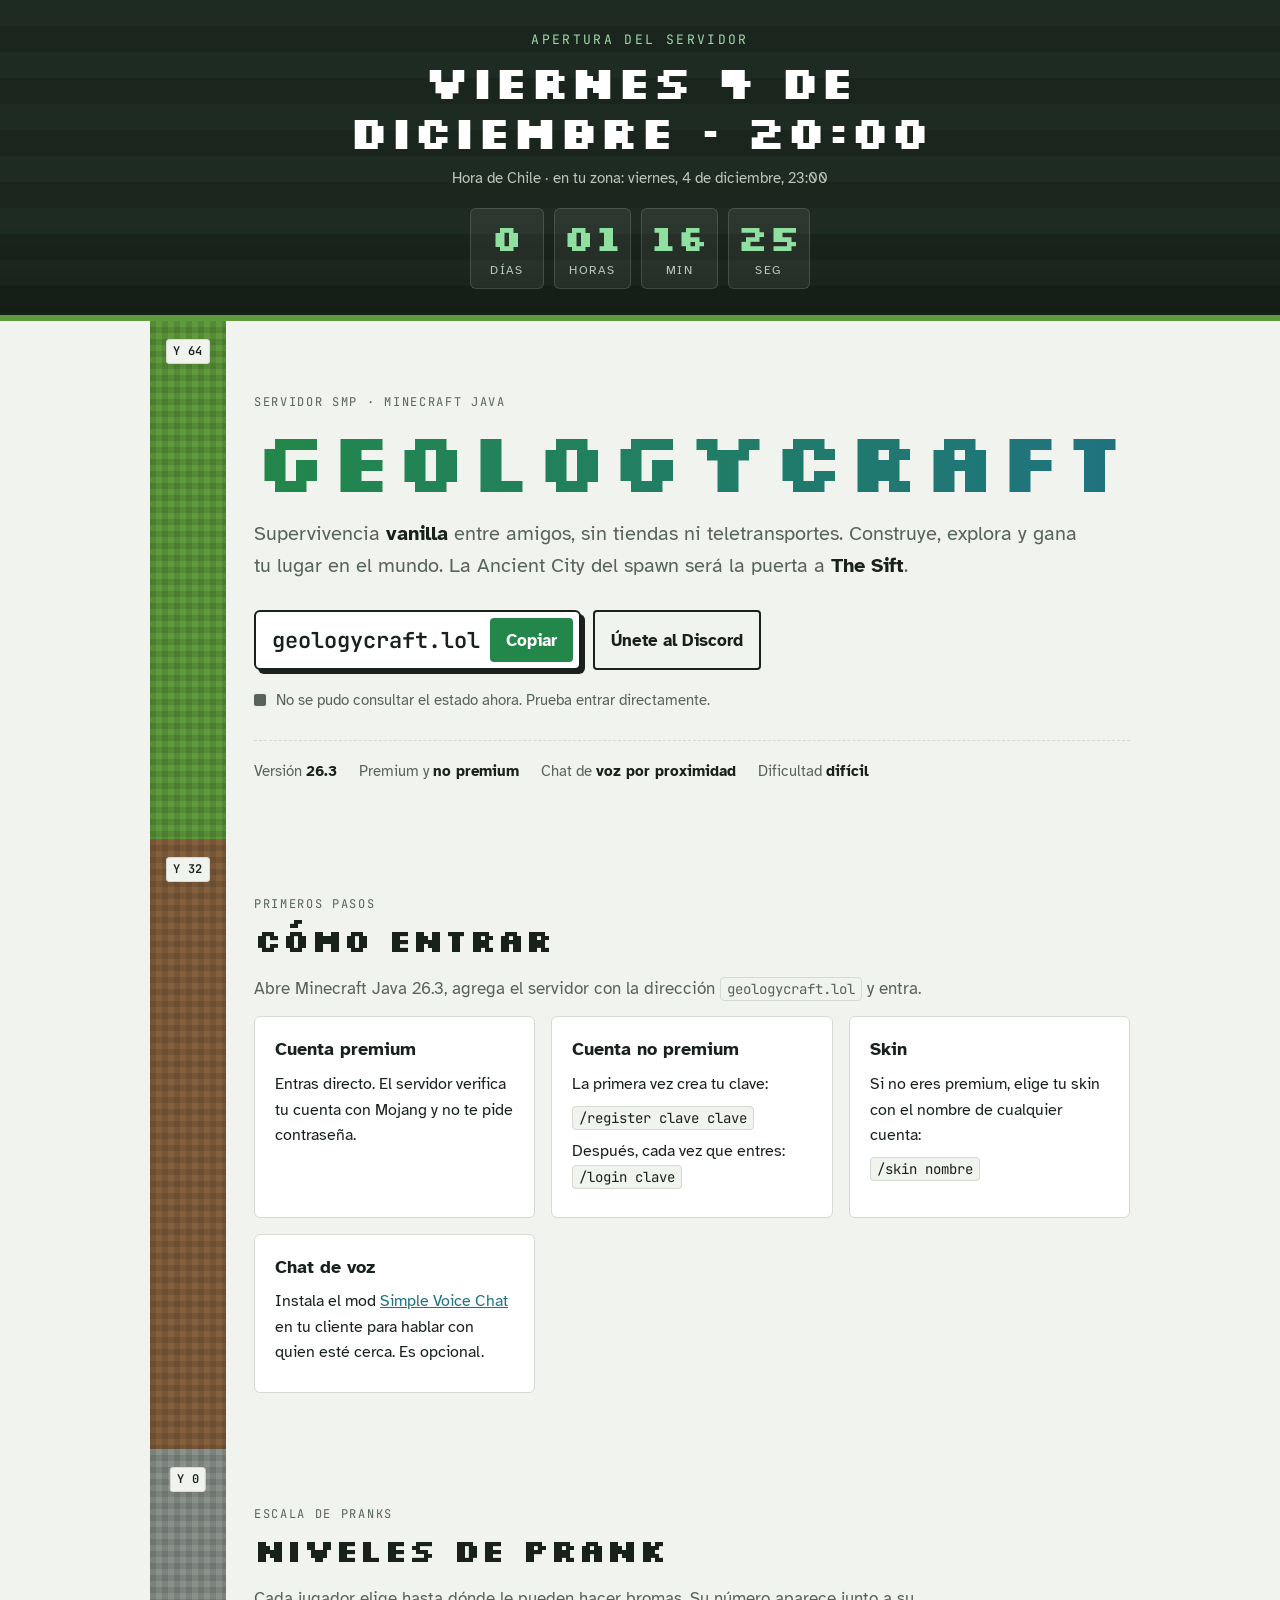
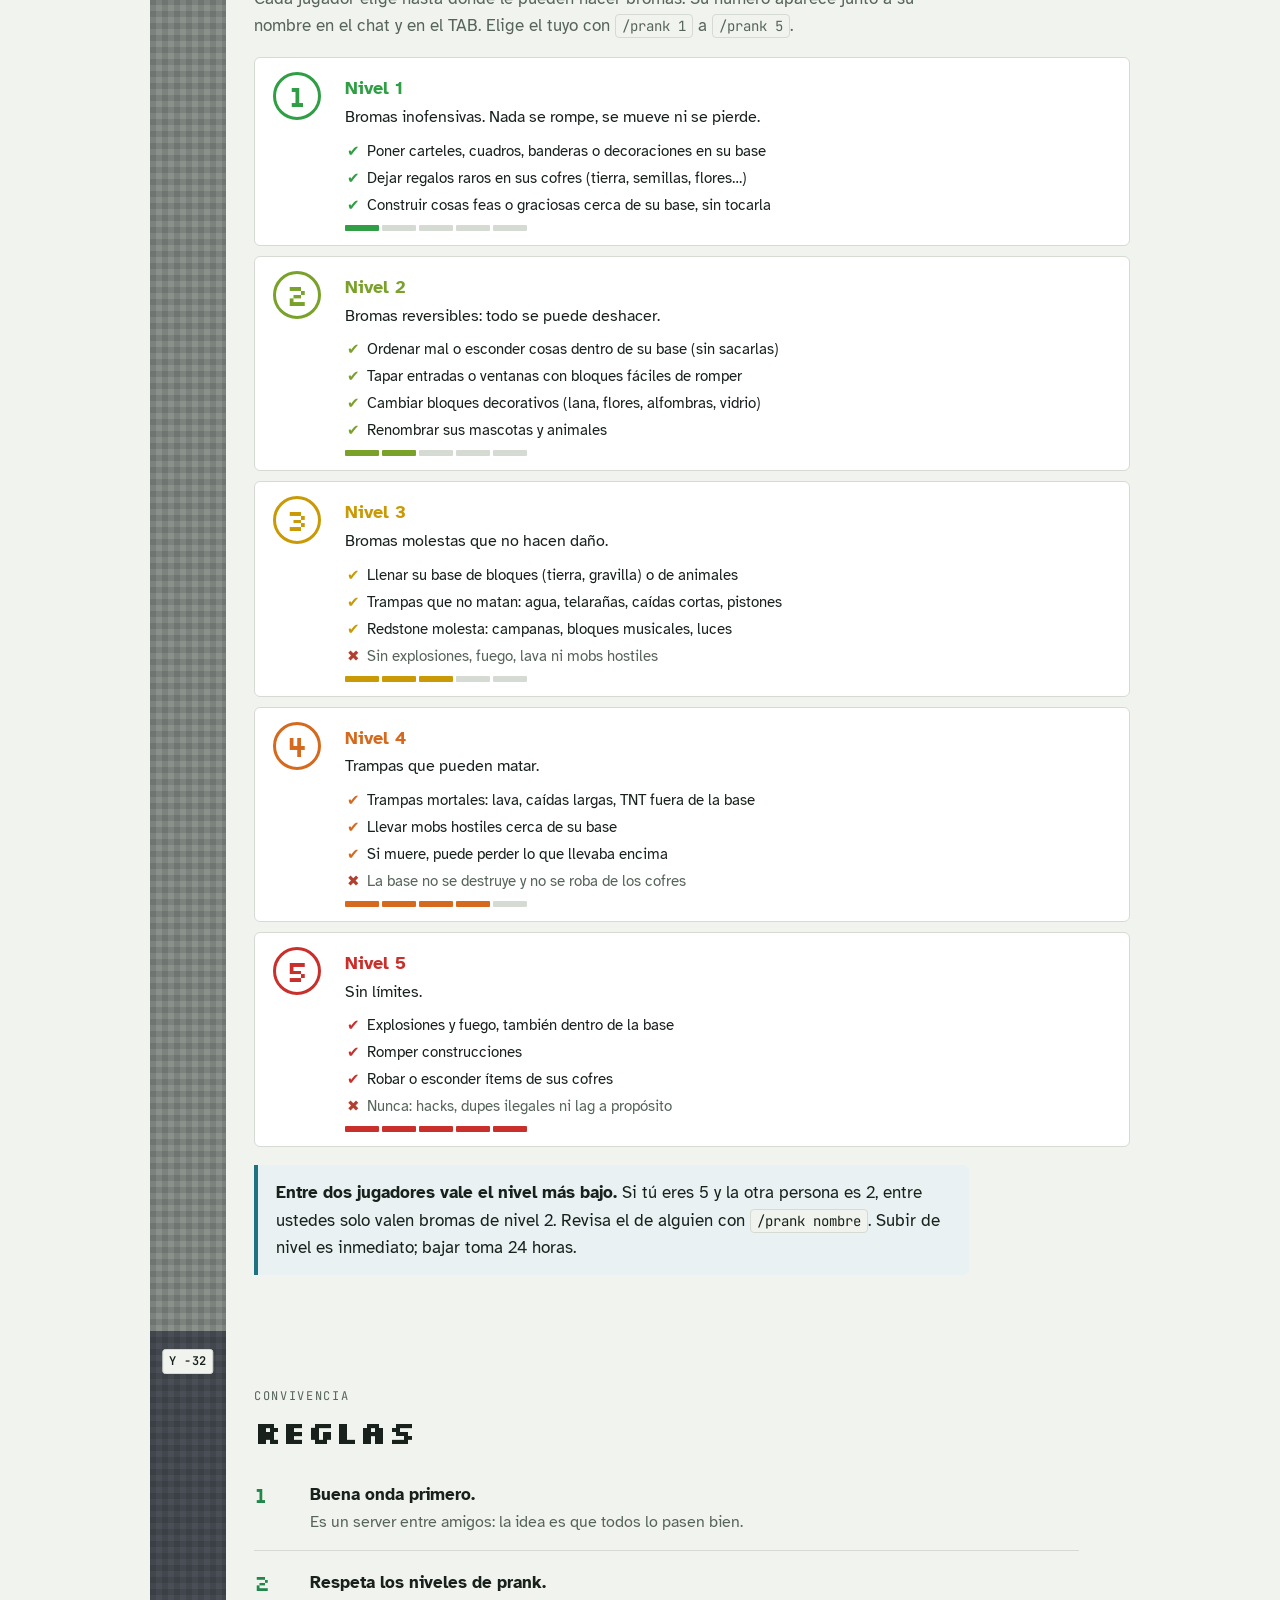
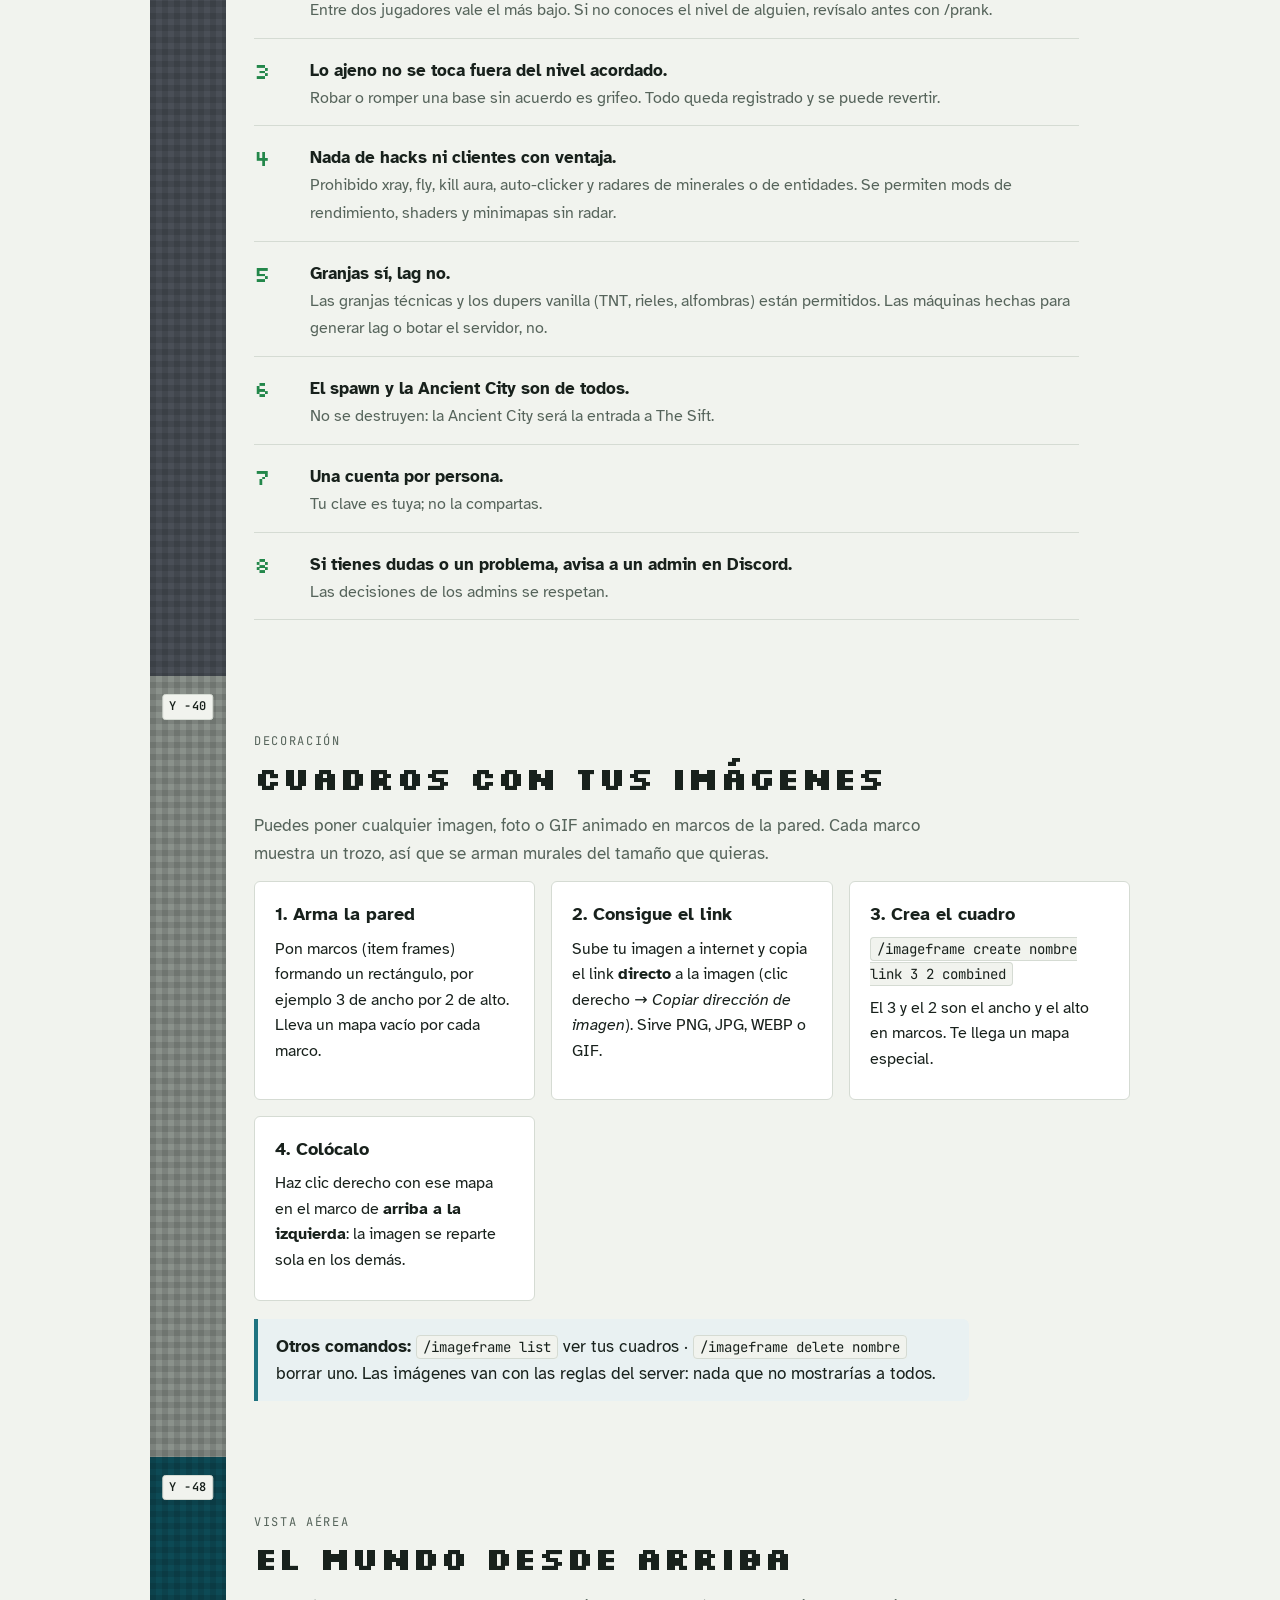
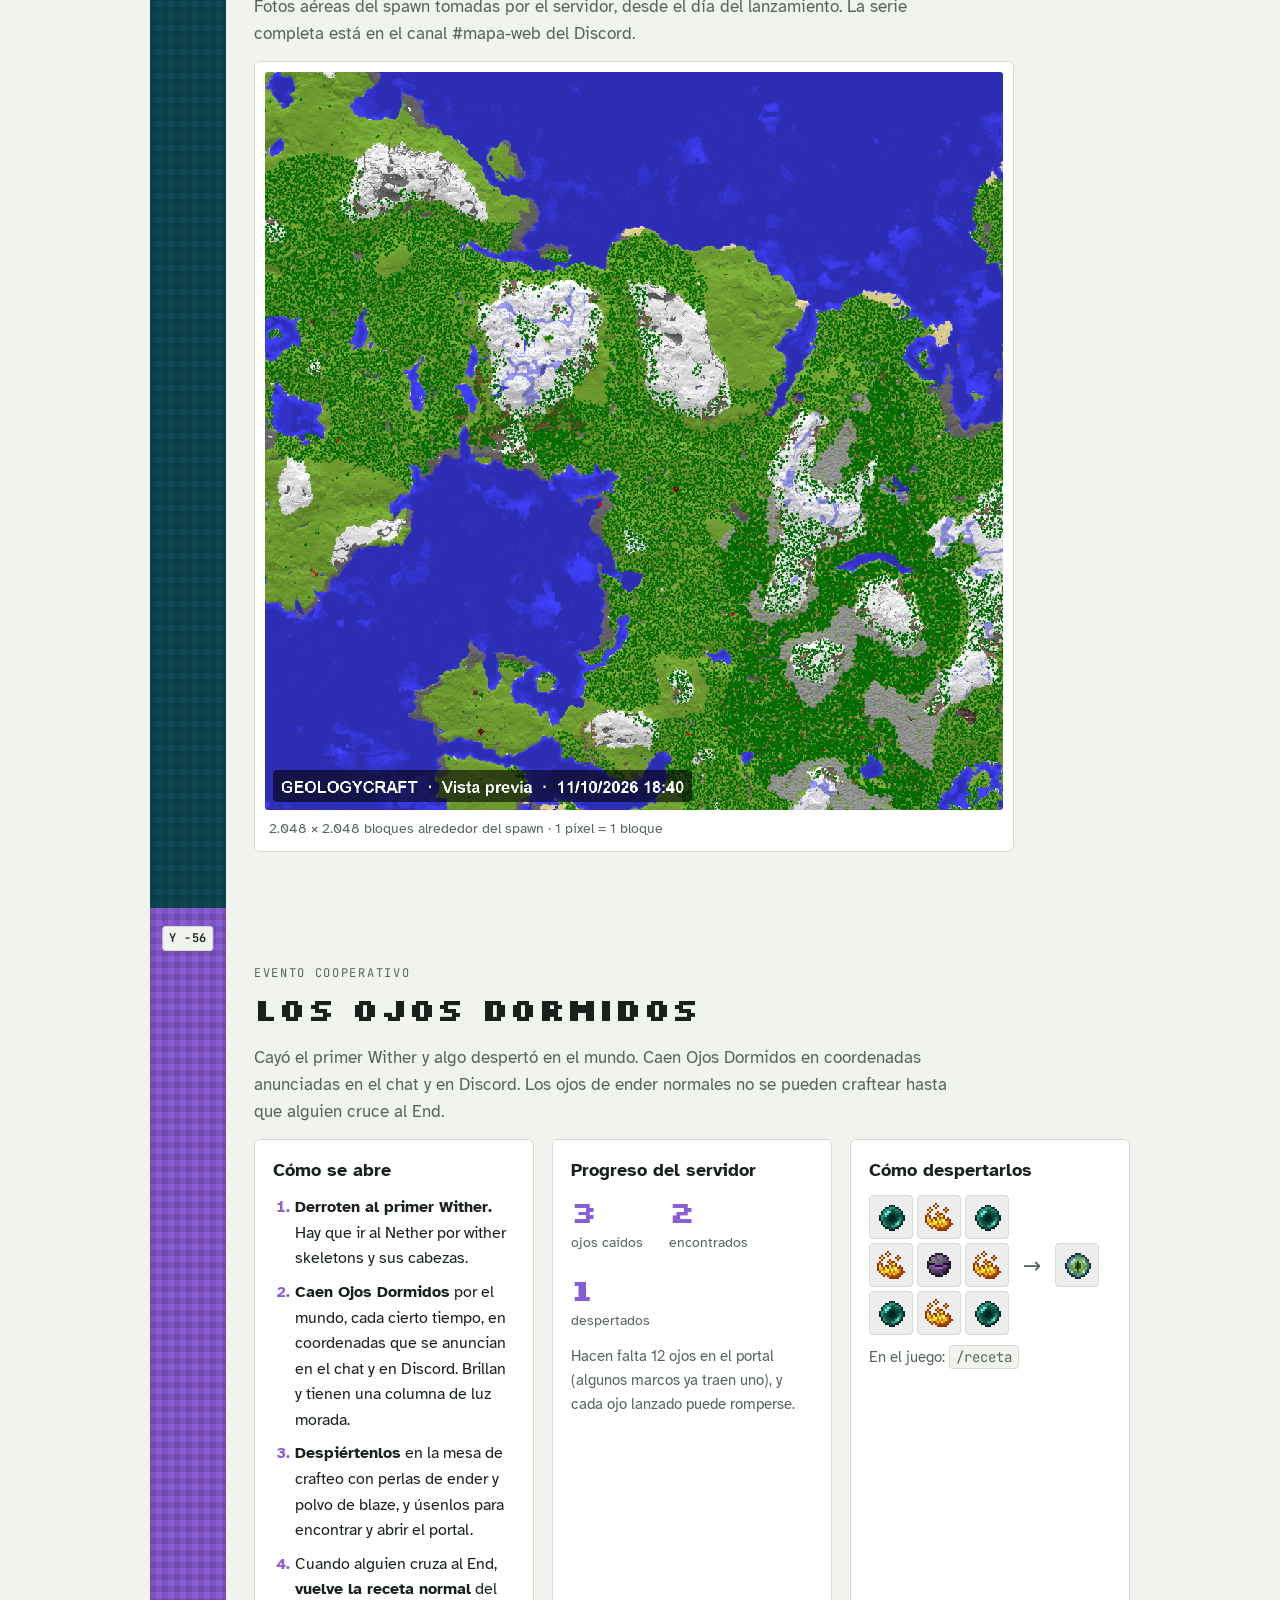
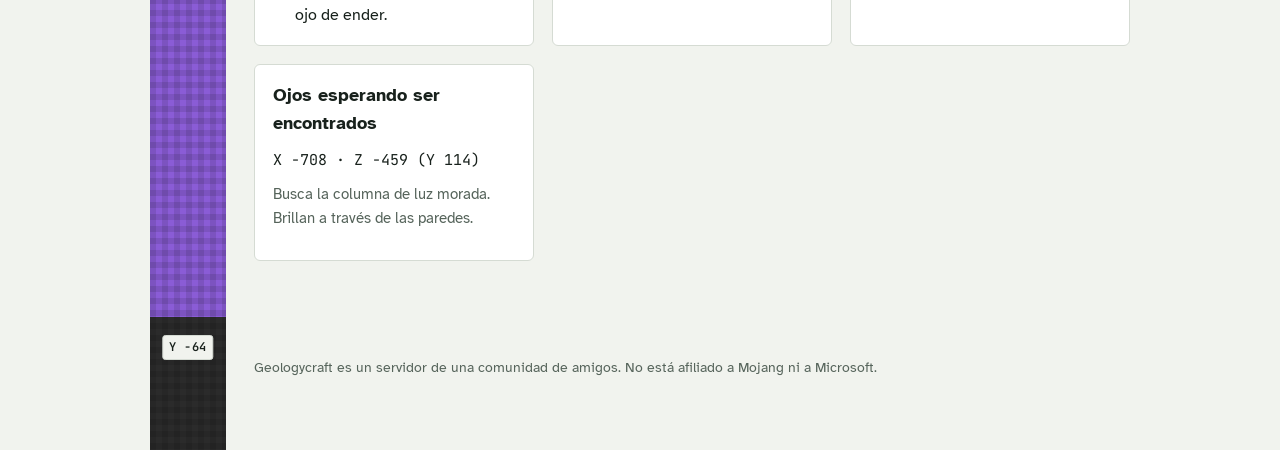
<file: index.html>
<!doctype html>
<html lang="es">
<head>
<meta charset="utf-8">
<meta name="viewport" content="width=device-width, initial-scale=1, viewport-fit=cover">
<meta name="description" content="Geologycraft: servidor SMP vanilla de Minecraft Java 26.3. Entra en geologycraft.lol">
<meta property="og:title" content="Geologycraft">
<meta property="og:description" content="Servidor SMP vanilla entre amigos. Entra en geologycraft.lol">
<style>[hidden]{display:none!important} img{max-width:100%} body{margin:0}</style>
<title>Geologycraft</title>
<link rel="preconnect" href="https://fonts.googleapis.com">
<link rel="preconnect" href="https://fonts.gstatic.com" crossorigin>
<link rel="stylesheet" href="https://fonts.googleapis.com/css2?family=Atkinson+Hyperlegible:wght@400;700&family=JetBrains+Mono:wght@400;600&family=Silkscreen:wght@400;700&display=swap">
<style>
/* Layout: la pagina es una columna estratigrafica. Cada seccion es un estrato con su
   cota Y de Minecraft en un riel lateral: de la superficie (Y 64) al bedrock (Y -64). */
:root {
  --bg: #f1f3ee;
  --surface: #ffffff;
  --fg: #18211c;
  --muted: #56645b;
  --line: #d5dbd3;
  --accent: #23874a;
  --accent-2: #1f7380;
  --on-accent: #ffffff;
  --grass: #5f9a3c;
  --dirt: #85603d;
  --stone: #8a918b;
  --deepslate: #4a4f57;
  --sculk: #0d4a55;
  --end: #8a5cd6;
  --bedrock: #2b2b2b;
  --ok: #23874a;
  --off: #b3402f;
  --p1: #2f9e44; --p2: #7aa22a; --p3: #c99a06; --p4: #d56a1f; --p5: #c9302c;
  --font-display: "Silkscreen", "Courier New", monospace;
  --font-body: "Atkinson Hyperlegible", "Segoe UI", system-ui, sans-serif;
  --font-mono: "JetBrains Mono", ui-monospace, Consolas, monospace;
}
@media (prefers-color-scheme: dark) {
  :root:not([data-theme="light"]) {
    --bg: #111614; --surface: #19201c; --fg: #e6ede8; --muted: #9caaa1; --line: #2b352f;
    --accent: #45c76a; --accent-2: #3ab0c0; --on-accent: #0c1410;
    --stone: #6f7771; --deepslate: #3c4148; --bedrock: #1d1d1d;
    --ok: #45c76a; --off: #ff7a66;
    --p1: #4cc764; --p2: #a8cf45; --p3: #f2c53d; --p4: #ff8f45; --p5: #ff5a52;
    color-scheme: dark;
  }
}
:root[data-theme="dark"] {
  --bg: #111614; --surface: #19201c; --fg: #e6ede8; --muted: #9caaa1; --line: #2b352f;
  --accent: #45c76a; --accent-2: #3ab0c0; --on-accent: #0c1410;
  --stone: #6f7771; --deepslate: #3c4148; --bedrock: #1d1d1d;
  --ok: #45c76a; --off: #ff7a66;
  --p1: #4cc764; --p2: #a8cf45; --p3: #f2c53d; --p4: #ff8f45; --p5: #ff5a52;
  color-scheme: dark;
}

* { box-sizing: border-box; }
body {
  background: var(--bg); color: var(--fg);
  font-family: var(--font-body); font-size: 17px; line-height: 1.6;
  padding-inline: 16px; padding-block: 0;
}
a { color: var(--accent-2); }
a:focus-visible, button:focus-visible { outline: 3px solid var(--accent-2); outline-offset: 3px; border-radius: 4px; }
.wrap { max-width: 980px; margin-inline: auto; }

/* ---------- estratos ---------- */
.stratum { display: grid; grid-template-columns: 76px minmax(0, 1fr); gap: 28px; }
.rail { position: relative; display: flex; flex-direction: column; align-items: center; }
.rail .band {
  width: 100%; flex: 1; min-height: 100%;
  background-image:
    linear-gradient(90deg, rgba(0,0,0,.10) 50%, transparent 50%),
    linear-gradient(rgba(0,0,0,.10) 50%, transparent 50%);
  background-size: 12px 12px, 12px 12px;
  background-position: 0 0, 6px 6px;
  background-color: var(--band);
}
.rail .y {
  position: absolute; top: 18px; left: 50%; transform: translateX(-50%);
  font-family: var(--font-mono); font-size: 12px; font-weight: 600; letter-spacing: .04em;
  background: var(--bg); color: var(--fg); padding: 2px 6px; border-radius: 3px;
  border: 1px solid var(--line); white-space: nowrap; font-variant-numeric: tabular-nums;
}
.content { padding-block: 56px; min-width: 0; }
.eyebrow {
  font-family: var(--font-mono); font-size: 12px; letter-spacing: .14em; text-transform: uppercase;
  color: var(--muted); margin: 0 0 8px;
}
h2 { font-family: var(--font-display); font-weight: 700; font-size: clamp(24px, 4vw, 32px); line-height: 1.15; margin: 0 0 16px; text-wrap: balance; letter-spacing: .01em; }
p { margin: 0 0 14px; max-width: 65ch; }
.lead { color: var(--muted); }

/* ---------- hero ---------- */
.hero .content { padding-block: 72px 56px; }
.wordmark {
  font-family: var(--font-display); font-weight: 700;
  font-size: clamp(38px, 9vw, 84px); line-height: .95; margin: 0 0 18px; letter-spacing: .02em;
  background: linear-gradient(90deg, var(--accent), var(--accent-2));
  -webkit-background-clip: text; background-clip: text; color: transparent;
  text-wrap: balance;
}
.tagline { font-size: clamp(17px, 2.2vw, 20px); margin-bottom: 28px; }
.tagline strong { color: var(--fg); }
.join { display: flex; flex-wrap: wrap; gap: 12px; align-items: stretch; margin-bottom: 18px; }
.addr {
  display: flex; align-items: center; gap: 10px; min-width: 0;
  background: var(--surface); border: 2px solid var(--fg); border-radius: 6px; padding: 6px 6px 6px 16px;
  box-shadow: 4px 4px 0 var(--fg);
}
.addr code { font-family: var(--font-mono); font-size: clamp(17px, 3vw, 22px); font-weight: 600; overflow-wrap: anywhere; }
button, .btn {
  font: inherit; font-weight: 700; cursor: pointer; border-radius: 4px; text-decoration: none;
  display: inline-flex; align-items: center; justify-content: center; gap: 8px; min-height: 44px; padding: 8px 16px;
}
.copy { background: var(--accent); color: var(--on-accent); border: 0; }
.copy:hover { filter: brightness(1.08); }
.discord { background: transparent; color: var(--fg); border: 2px solid var(--fg); }
.discord:hover { background: var(--fg); color: var(--bg); }
.status { display: flex; align-items: center; gap: 10px; flex-wrap: wrap; color: var(--muted); font-size: 15px; }
.dot { width: 12px; height: 12px; border-radius: 2px; background: var(--muted); flex: none; }
.status[data-state="on"] .dot { background: var(--ok); box-shadow: 0 0 0 4px color-mix(in srgb, var(--ok) 25%, transparent); }
.status[data-state="off"] .dot { background: var(--off); }
.status b { color: var(--fg); }
.players { font-family: var(--font-mono); font-size: 13px; }
.facts { display: flex; flex-wrap: wrap; gap: 8px 22px; margin-top: 28px; padding-top: 18px; border-top: 1px dashed var(--line); font-size: 15px; color: var(--muted); }
.facts span b { color: var(--fg); font-weight: 700; }

/* ---------- pasos ---------- */
.steps { display: grid; grid-template-columns: repeat(auto-fit, minmax(240px, 1fr)); gap: 16px; margin-top: 8px; }
.step { background: var(--surface); border: 1px solid var(--line); border-radius: 6px; padding: 18px 20px; min-width: 0; }
.step h3 { font-size: 18px; margin: 0 0 8px; }
.step p { font-size: 16px; margin-bottom: 8px; }
.cmd { font-family: var(--font-mono); font-size: 14px; background: var(--bg); border: 1px solid var(--line); border-radius: 4px; padding: 2px 6px; white-space: nowrap; }

.step .cmd { white-space: normal; overflow-wrap: anywhere; display: inline; }

/* ---------- escala de pranks ---------- */
.scale { list-style: none; margin: 18px 0 0; padding: 0; display: grid; gap: 10px; }
.lvl {
  display: grid; grid-template-columns: 56px minmax(0, 1fr); gap: 16px; align-items: start;
  background: var(--surface); border: 1px solid var(--line); border-radius: 6px; padding: 14px 18px;
}
.lvl .n {
  font-family: var(--font-display); font-size: 30px; line-height: 1; color: var(--c);
  width: 48px; height: 48px; display: grid; place-items: center;
  border: 3px solid var(--c); border-radius: 50%;
}
.lvl h3 { margin: 2px 0 2px; font-size: 18px; color: var(--c); }
.lvl p { margin: 0; font-size: 16px; color: var(--fg); }
.allow { list-style: none; margin: 8px 0 0; padding: 0; display: grid; gap: 3px; font-size: 15px; }
.allow li { padding-left: 22px; position: relative; }
.allow li::before { content: "\2714"; position: absolute; left: 2px; color: var(--c); font-weight: 700; }
.allow li.no { color: var(--muted); }
.allow li.no::before { content: "\2716"; color: var(--off); }
.meter { display: flex; gap: 3px; margin-top: 8px; }
.meter i { display: block; height: 6px; flex: 1; max-width: 34px; border-radius: 1px; background: var(--line); }
.meter i.on { background: var(--c); }
.rule-min {
  margin-top: 18px; padding: 14px 18px; border-left: 4px solid var(--accent-2);
  background: color-mix(in srgb, var(--accent-2) 10%, var(--surface)); border-radius: 0 6px 6px 0; max-width: 65ch;
}

/* ---------- reglas ---------- */
.rules { counter-reset: r; list-style: none; padding: 0; margin: 8px 0 0; display: grid; gap: 4px; }
.rules li {
  counter-increment: r; display: grid; grid-template-columns: 44px minmax(0, 1fr); gap: 12px;
  padding: 14px 0; border-bottom: 1px solid var(--line); max-width: 75ch;
}
.rules li::before {
  content: counter(r); font-family: var(--font-display); font-size: 22px; color: var(--accent); line-height: 1.3;
}
.rules b { display: block; }
.rules span { color: var(--muted); font-size: 16px; }

/* ---------- mapa ---------- */
.map { margin: 12px 0 0; }
.map figure { margin: 0; background: var(--surface); border: 1px solid var(--line); border-radius: 6px; padding: 10px; max-width: 760px; }
.map img { display: block; width: 100%; height: auto; image-rendering: pixelated; border-radius: 3px; }
.map figcaption { font-size: 14px; color: var(--muted); padding: 8px 4px 0; }
.map .empty {
  aspect-ratio: 16 / 9; max-width: 100%; display: grid; place-items: center; text-align: center; padding: 20px;
  color: var(--muted); border-radius: 3px;
  background-image: linear-gradient(45deg, var(--line) 25%, transparent 25%, transparent 75%, var(--line) 75%),
                    linear-gradient(45deg, var(--line) 25%, transparent 25%, transparent 75%, var(--line) 75%);
  background-size: 24px 24px; background-position: 0 0, 12px 12px;
}
.map .empty span { background: var(--surface); padding: 8px 12px; border-radius: 4px; }

/* ---------- evento del End ---------- */
.end-box { display: grid; gap: 18px; grid-template-columns: repeat(auto-fit, minmax(260px, 1fr)); margin-top: 12px; }
.end-card { background: var(--surface); border: 1px solid var(--line); border-radius: 6px; padding: 16px 18px; min-width: 0; }
.end-card h3 { margin: 0 0 10px; font-size: 18px; }
.end-nums { display: flex; flex-wrap: wrap; gap: 18px; }
.end-nums div { min-width: 80px; }
.end-nums b { display: block; font-family: var(--font-display); font-size: 30px; color: var(--end); line-height: 1.1; }
.end-nums span { font-size: 14px; color: var(--muted); }
.recipe { display: flex; align-items: center; gap: 14px; flex-wrap: wrap; }
.grid3 { display: grid; grid-template-columns: repeat(3, 44px); gap: 4px; }
.grid3 span { width: 44px; height: 44px; display: grid; place-items: center; font-size: 11px; font-weight: 700; border-radius: 4px;
  background: color-mix(in srgb, var(--fg) 8%, var(--surface)); border: 1px solid var(--line); color: var(--fg); }
.grid3 img { width: 32px; height: 32px; image-rendering: pixelated; }
.grid3.one { grid-template-columns: 44px; }
.recipe-out { font-size: 22px; color: var(--muted); }
.coords { list-style: none; margin: 0; padding: 0; font-family: var(--font-mono); font-size: 15px; display: grid; gap: 4px; }
.end-note { color: var(--muted); font-size: 15px; margin-top: 10px; }
.end-steps { margin: 0; padding-left: 22px; display: grid; gap: 8px; font-size: 16px; }
.end-steps li::marker { color: var(--end); font-weight: 700; }


/* ---------- banner de lanzamiento ---------- */
.launch {
  background:
    linear-gradient(180deg, rgba(0,0,0,0) 0 70%, rgba(0,0,0,.25)),
    repeating-linear-gradient(180deg, #1e2b22 0 26px, #1a251d 26px 52px);
  color: #eef3ec; border-bottom: 6px solid var(--grass); text-align: center;
  margin-inline: -16px;
}
.launch-in { max-width: 980px; margin: 0 auto; padding: 30px 16px 26px; }
.launch-in p { max-width: none; }
.launch-eyebrow { font-family: var(--font-mono); font-size: 13px; letter-spacing: .18em; text-transform: uppercase; color: #9fd8a9; margin: 0 0 6px; }
.launch-date { font-family: var(--font-display); font-weight: 700; font-size: clamp(24px, 5.2vw, 46px); line-height: 1.1; margin: 0; color: #ffffff; }
.launch-sub { margin: 8px 0 0; font-size: 15px; color: #b9c7bc; }
.countdown { display: flex; justify-content: center; gap: 10px; flex-wrap: wrap; margin-top: 18px; }
.countdown div { min-width: 74px; padding: 10px 8px 8px; border-radius: 6px; background: rgba(255,255,255,.06); border: 1px solid rgba(255,255,255,.14); }
.countdown b { display: block; font-family: var(--font-display); font-size: clamp(26px, 5vw, 36px); line-height: 1; color: #8fe0a0; font-variant-numeric: tabular-nums; }
.countdown span { display: block; margin-top: 6px; font-size: 12px; letter-spacing: .12em; text-transform: uppercase; color: #b9c7bc; }
@media (max-width: 640px) { .countdown div { min-width: 64px; } }

/* ---------- pie ---------- */
.foot .content { padding-block: 40px 56px; color: var(--muted); font-size: 14px; }
.foot p { max-width: 70ch; }

@media (max-width: 640px) {
  body { font-size: 16px; }
  .stratum { grid-template-columns: 34px minmax(0, 1fr); gap: 14px; }
  .rail .y { writing-mode: vertical-rl; transform: translateX(-50%) rotate(180deg); padding: 6px 2px; }
  .content { padding-block: 40px; }
  .hero .content { padding-block: 48px 40px; }
  .lvl { grid-template-columns: 44px minmax(0, 1fr); padding: 12px 14px; gap: 12px; }
  .lvl .n { width: 40px; height: 40px; font-size: 24px; }
}
@media (prefers-reduced-motion: no-preference) {
  .status[data-state="on"] .dot { animation: pulse 2.4s ease-in-out infinite; }
  @keyframes pulse { 50% { box-shadow: 0 0 0 7px color-mix(in srgb, var(--ok) 0%, transparent); } }
}
</style>
</head>
<body>

<!-- Banner de lanzamiento (cuenta regresiva; despues de la fecha cambia solo) -->
<header class="launch" id="launch" aria-labelledby="t-launch">
  <div class="launch-in">
    <p class="launch-eyebrow" id="launch-eyebrow">Apertura del servidor</p>
    <h2 class="launch-date" id="t-launch">Viernes 4 de diciembre · 20:00</h2>
    <p class="launch-sub" id="launch-sub">Hora de Chile</p>
    <div class="countdown" id="countdown" role="timer" aria-label="Tiempo para la apertura">
      <div><b id="cd-d">--</b><span>días</span></div>
      <div><b id="cd-h">--</b><span>horas</span></div>
      <div><b id="cd-m">--</b><span>min</span></div>
      <div><b id="cd-s">--</b><span>seg</span></div>
    </div>
  </div>
</header>


<main class="wrap">

  <!-- Y 64: superficie -->
  <section class="stratum hero" style="--band: var(--grass)" aria-labelledby="t-hero">
    <div class="rail" aria-hidden="true"><div class="band"></div><span class="y">Y 64</span></div>
    <div class="content">
      <p class="eyebrow">Servidor SMP · Minecraft Java</p>
      <h1 class="wordmark" id="t-hero">GEOLOGYCRAFT</h1>
      <p class="tagline lead">Supervivencia <strong>vanilla</strong> entre amigos, sin tiendas ni teletransportes. Construye, explora y gana tu lugar en el mundo. La Ancient City del spawn será la puerta a <strong>The Sift</strong>.</p>

      <div class="join">
        <div class="addr">
          <code id="addr">geologycraft.lol</code>
          <button class="copy" id="copy" type="button">Copiar</button>
        </div>
        <a class="btn discord" href="https://geologycraft.lol/invite" target="_blank" rel="noopener">Únete al Discord</a>
      </div>

      <div class="status" id="status" data-state="unknown" aria-live="polite">
        <span class="dot" aria-hidden="true"></span>
        <span id="status-text">Consultando el estado del servidor…</span>
        <span class="players" id="players"></span>
      </div>

      <div class="facts">
        <span>Versión <b>26.3</b></span>
        <span>Premium y <b>no premium</b></span>
        <span>Chat de <b>voz por proximidad</b></span>
        <span>Dificultad <b>difícil</b></span>
      </div>
    </div>
  </section>

  <!-- Y 32: tierra -->
  <section class="stratum" style="--band: var(--dirt)" aria-labelledby="t-entrar">
    <div class="rail" aria-hidden="true"><div class="band"></div><span class="y">Y 32</span></div>
    <div class="content">
      <p class="eyebrow">Primeros pasos</p>
      <h2 id="t-entrar">Cómo entrar</h2>
      <p class="lead">Abre Minecraft Java 26.3, agrega el servidor con la dirección <span class="cmd">geologycraft.lol</span> y entra.</p>
      <div class="steps">
        <div class="step">
          <h3>Cuenta premium</h3>
          <p>Entras directo. El servidor verifica tu cuenta con Mojang y no te pide contraseña.</p>
        </div>
        <div class="step">
          <h3>Cuenta no premium</h3>
          <p>La primera vez crea tu clave:</p>
          <p><span class="cmd">/register clave clave</span></p>
          <p>Después, cada vez que entres: <span class="cmd">/login clave</span></p>
        </div>
        <div class="step">
          <h3>Skin</h3>
          <p>Si no eres premium, elige tu skin con el nombre de cualquier cuenta:</p>
          <p><span class="cmd">/skin nombre</span></p>
        </div>
        <div class="step">
          <h3>Chat de voz</h3>
          <p>Instala el mod <a href="https://modrinth.com/plugin/simple-voice-chat" target="_blank" rel="noopener">Simple Voice Chat</a> en tu cliente para hablar con quien esté cerca. Es opcional.</p>
        </div>
      </div>
    </div>
  </section>

  <!-- Y 0: piedra -->
  <section class="stratum" style="--band: var(--stone)" aria-labelledby="t-prank">
    <div class="rail" aria-hidden="true"><div class="band"></div><span class="y">Y 0</span></div>
    <div class="content">
      <p class="eyebrow">Escala de pranks</p>
      <h2 id="t-prank">Niveles de prank</h2>
      <p class="lead">Cada jugador elige hasta dónde le pueden hacer bromas. Su número aparece junto a su nombre en el chat y en el TAB. Elige el tuyo con <span class="cmd">/prank 1</span> a <span class="cmd">/prank 5</span>.</p>
      <ol class="scale">
        <li class="lvl" style="--c: var(--p1)"><span class="n" aria-hidden="true">1</span><div><h3>Nivel 1</h3><p>Bromas inofensivas. Nada se rompe, se mueve ni se pierde.</p><ul class="allow"><li>Poner carteles, cuadros, banderas o decoraciones en su base</li><li>Dejar regalos raros en sus cofres (tierra, semillas, flores…)</li><li>Construir cosas feas o graciosas cerca de su base, sin tocarla</li></ul><div class="meter" aria-hidden="true"><i class="on"></i><i></i><i></i><i></i><i></i></div></div></li>
        <li class="lvl" style="--c: var(--p2)"><span class="n" aria-hidden="true">2</span><div><h3>Nivel 2</h3><p>Bromas reversibles: todo se puede deshacer.</p><ul class="allow"><li>Ordenar mal o esconder cosas dentro de su base (sin sacarlas)</li><li>Tapar entradas o ventanas con bloques fáciles de romper</li><li>Cambiar bloques decorativos (lana, flores, alfombras, vidrio)</li><li>Renombrar sus mascotas y animales</li></ul><div class="meter" aria-hidden="true"><i class="on"></i><i class="on"></i><i></i><i></i><i></i></div></div></li>
        <li class="lvl" style="--c: var(--p3)"><span class="n" aria-hidden="true">3</span><div><h3>Nivel 3</h3><p>Bromas molestas que no hacen daño.</p><ul class="allow"><li>Llenar su base de bloques (tierra, gravilla) o de animales</li><li>Trampas que no matan: agua, telarañas, caídas cortas, pistones</li><li>Redstone molesta: campanas, bloques musicales, luces</li><li class="no">Sin explosiones, fuego, lava ni mobs hostiles</li></ul><div class="meter" aria-hidden="true"><i class="on"></i><i class="on"></i><i class="on"></i><i></i><i></i></div></div></li>
        <li class="lvl" style="--c: var(--p4)"><span class="n" aria-hidden="true">4</span><div><h3>Nivel 4</h3><p>Trampas que pueden matar.</p><ul class="allow"><li>Trampas mortales: lava, caídas largas, TNT fuera de la base</li><li>Llevar mobs hostiles cerca de su base</li><li>Si muere, puede perder lo que llevaba encima</li><li class="no">La base no se destruye y no se roba de los cofres</li></ul><div class="meter" aria-hidden="true"><i class="on"></i><i class="on"></i><i class="on"></i><i class="on"></i><i></i></div></div></li>
        <li class="lvl" style="--c: var(--p5)"><span class="n" aria-hidden="true">5</span><div><h3>Nivel 5</h3><p>Sin límites.</p><ul class="allow"><li>Explosiones y fuego, también dentro de la base</li><li>Romper construcciones</li><li>Robar o esconder ítems de sus cofres</li><li class="no">Nunca: hacks, dupes ilegales ni lag a propósito</li></ul><div class="meter" aria-hidden="true"><i class="on"></i><i class="on"></i><i class="on"></i><i class="on"></i><i class="on"></i></div></div></li>
      </ol>
      <div class="rule-min">
        <b>Entre dos jugadores vale el nivel más bajo.</b> Si tú eres 5 y la otra persona es 2, entre ustedes solo valen bromas de nivel 2. Revisa el de alguien con <span class="cmd">/prank nombre</span>. Subir de nivel es inmediato; bajar toma 24 horas.
      </div>
    </div>
  </section>

  <!-- Y -32: deepslate -->
  <section class="stratum" style="--band: var(--deepslate)" aria-labelledby="t-reglas">
    <div class="rail" aria-hidden="true"><div class="band"></div><span class="y">Y -32</span></div>
    <div class="content">
      <p class="eyebrow">Convivencia</p>
      <h2 id="t-reglas">Reglas</h2>
      <ol class="rules">
        <li><div><b>Buena onda primero.</b><span>Es un server entre amigos: la idea es que todos lo pasen bien.</span></div></li>
        <li><div><b>Respeta los niveles de prank.</b><span>Entre dos jugadores vale el más bajo. Si no conoces el nivel de alguien, revísalo antes con /prank.</span></div></li>
        <li><div><b>Lo ajeno no se toca fuera del nivel acordado.</b><span>Robar o romper una base sin acuerdo es grifeo. Todo queda registrado y se puede revertir.</span></div></li>
        <li><div><b>Nada de hacks ni clientes con ventaja.</b><span>Prohibido xray, fly, kill aura, auto-clicker y radares de minerales o de entidades. Se permiten mods de rendimiento, shaders y minimapas sin radar.</span></div></li>
        <li><div><b>Granjas sí, lag no.</b><span>Las granjas técnicas y los dupers vanilla (TNT, rieles, alfombras) están permitidos. Las máquinas hechas para generar lag o botar el servidor, no.</span></div></li>
        <li><div><b>El spawn y la Ancient City son de todos.</b><span>No se destruyen: la Ancient City será la entrada a The Sift.</span></div></li>
        <li><div><b>Una cuenta por persona.</b><span>Tu clave es tuya; no la compartas.</span></div></li>
        <li><div><b>Si tienes dudas o un problema, avisa a un admin en Discord.</b><span>Las decisiones de los admins se respetan.</span></div></li>
      </ol>
    </div>
  </section>

  <!-- Y -40: cuadros con imagenes (ImageFrame) -->
  <section class="stratum" style="--band: var(--stone)" aria-labelledby="t-cuadros">
    <div class="rail" aria-hidden="true"><div class="band"></div><span class="y">Y -40</span></div>
    <div class="content">
      <p class="eyebrow">Decoración</p>
      <h2 id="t-cuadros">Cuadros con tus imágenes</h2>
      <p class="lead">Puedes poner cualquier imagen, foto o GIF animado en marcos de la pared. Cada marco muestra un trozo, así que se arman murales del tamaño que quieras.</p>
      <div class="steps">
        <div class="step">
          <h3>1. Arma la pared</h3>
          <p>Pon marcos (item frames) formando un rectángulo, por ejemplo 3 de ancho por 2 de alto. Lleva un mapa vacío por cada marco.</p>
        </div>
        <div class="step">
          <h3>2. Consigue el link</h3>
          <p>Sube tu imagen a internet y copia el link <b>directo</b> a la imagen (clic derecho → <i>Copiar dirección de imagen</i>). Sirve PNG, JPG, WEBP o GIF.</p>
        </div>
        <div class="step">
          <h3>3. Crea el cuadro</h3>
          <p><span class="cmd">/imageframe create nombre link 3 2 combined</span></p>
          <p>El 3 y el 2 son el ancho y el alto en marcos. Te llega un mapa especial.</p>
        </div>
        <div class="step">
          <h3>4. Colócalo</h3>
          <p>Haz clic derecho con ese mapa en el marco de <b>arriba a la izquierda</b>: la imagen se reparte sola en los demás.</p>
        </div>
      </div>
      <div class="rule-min">
        <b>Otros comandos:</b> <span class="cmd">/imageframe list</span> ver tus cuadros · <span class="cmd">/imageframe delete nombre</span> borrar uno. Las imágenes van con las reglas del server: nada que no mostrarías a todos.
      </div>
    </div>
  </section>

  <!-- Y -48: sculk -->
  <section class="stratum" style="--band: var(--sculk)" aria-labelledby="t-mapa">
    <div class="rail" aria-hidden="true"><div class="band"></div><span class="y">Y -48</span></div>
    <div class="content">
      <p class="eyebrow">Vista aérea</p>
      <h2 id="t-mapa">El mundo desde arriba</h2>
      <p class="lead">Fotos aéreas del spawn tomadas por el servidor, desde el día del lanzamiento. La serie completa está en el canal #mapa-web del Discord.</p>
      <div class="map">
        <figure>
          <img id="map-img" src="mapa.png" alt="Vista aérea del spawn de Geologycraft" hidden>
          <div class="empty" id="map-empty"><span>La primera foto aparece aquí el día del lanzamiento.</span></div>
          <figcaption>2.048 × 2.048 bloques alrededor del spawn · 1 píxel = 1 bloque</figcaption>
        </figure>
      </div>
    </div>
  </section>

  <!-- Y -56: el End (aparece cuando cae el primer Wither) -->
  <section class="stratum" id="end" style="--band: var(--end)" aria-labelledby="t-end">
    <div class="rail" aria-hidden="true"><div class="band"></div><span class="y">Y -56</span></div>
    <div class="content">
      <p class="eyebrow">Evento cooperativo</p>
      <h2 id="t-end">El End está sellado</h2>
      <p class="lead" id="end-lead">En Geologycraft el End no se abre como siempre: los ojos de ender <b>no se pueden craftear</b> y el portal se gana entre todos.</p>
      <div class="end-box">
        <div class="end-card" id="end-pasos">
          <h3>Cómo se abre</h3>
          <ol class="end-steps">
            <li><b>Derroten al primer Wither.</b> Hay que ir al Nether por wither skeletons y sus cabezas.</li>
            <li><b>Caen Ojos Dormidos</b> por el mundo, cada cierto tiempo, en coordenadas que se anuncian en el chat y en Discord. Brillan y tienen una columna de luz morada.</li>
            <li><b>Despiértenlos</b> en la mesa de crafteo con perlas de ender y polvo de blaze, y úsenlos para encontrar y abrir el portal.</li>
            <li>Cuando alguien cruza al End, <b>vuelve la receta normal</b> del ojo de ender.</li>
          </ol>
        </div>
        <div class="end-card" id="end-progreso" hidden>
          <h3>Progreso del servidor</h3>
          <div class="end-nums">
            <div><b id="end-caidos">0</b><span>ojos caídos</span></div>
            <div><b id="end-encontrados">0</b><span>encontrados</span></div>
            <div><b id="end-despertados">0</b><span>despertados</span></div>
          </div>
          <p class="end-note">Hacen falta 12 ojos en el portal (algunos marcos ya traen uno), y cada ojo lanzado puede romperse.</p>
        </div>
        <div class="end-card">
          <h3>Cómo despertarlos</h3>
          <div class="recipe">
            <div class="grid3" role="img" aria-label="Mesa de crafteo: perlas de ender en las esquinas, polvo de blaze a los lados y el Ojo Dormido al centro">
              <span title="Perla de ender"><img src="perla-ender.png" alt=""></span><span title="Polvo de blaze"><img src="polvo-blaze.png" alt=""></span><span title="Perla de ender"><img src="perla-ender.png" alt=""></span>
              <span title="Polvo de blaze"><img src="polvo-blaze.png" alt=""></span><span title="Ojo Dormido"><img src="ojo-dormido.png" alt=""></span><span title="Polvo de blaze"><img src="polvo-blaze.png" alt=""></span>
              <span title="Perla de ender"><img src="perla-ender.png" alt=""></span><span title="Polvo de blaze"><img src="polvo-blaze.png" alt=""></span><span title="Perla de ender"><img src="perla-ender.png" alt=""></span>
            </div>
            <span class="recipe-out" aria-hidden="true">→</span><div class="grid3 one" role="img" aria-label="Ojo de Ender"><span title="Ojo de Ender"><img src="ojo-ender.png" alt=""></span></div>
          </div>
          <p class="end-note">En el juego: <span class="cmd">/receta</span></p>
        </div>
        <div class="end-card" id="end-ojos-card" hidden>
          <h3>Ojos esperando ser encontrados</h3>
          <ul class="coords" id="end-ojos"></ul>
          <p class="end-note">Busca la columna de luz morada. Brillan a través de las paredes.</p>
        </div>
      </div>
    </div>
  </section>

  <!-- Y -64: bedrock -->
  <footer class="stratum foot" style="--band: var(--bedrock)">
    <div class="rail" aria-hidden="true"><div class="band"></div><span class="y">Y -64</span></div>
    <div class="content">
      <p>Geologycraft es un servidor de una comunidad de amigos. No está afiliado a Mojang ni a Microsoft.</p>
    </div>
  </footer>

</main>

<script>
(function () {
  // Copiar la direccion
  var btn = document.getElementById('copy');
  var addr = document.getElementById('addr');
  btn.addEventListener('click', function () {
    var text = addr.textContent.trim();
    var done = function () { btn.textContent = 'Copiado'; setTimeout(function () { btn.textContent = 'Copiar'; }, 1800); };
    var fallback = function () {
      var r = document.createRange(); r.selectNodeContents(addr);
      var s = window.getSelection(); s.removeAllRanges(); s.addRange(r);
      btn.textContent = 'Ctrl+C para copiar';
      setTimeout(function () { btn.textContent = 'Copiar'; }, 2400);
    };
    try {
      navigator.clipboard.writeText(text).then(done, fallback);
    } catch (e) { fallback(); }
  });

  // Foto del mapa (mapa.png junto a la pagina)
  var img = document.getElementById('map-img');
  img.addEventListener('load', function () { img.hidden = false; document.getElementById('map-empty').hidden = true; });

  // Cuenta regresiva a la apertura: viernes 4 de diciembre de 2026, 20:00 hora de Chile (23:00 UTC)
  (function () {
    var meta = Date.UTC(2026, 11, 4, 23, 0, 0);
    var el = function (id) { return document.getElementById(id); };
    var dos = function (n) { return (n < 10 ? '0' : '') + n; };
    try {
      var tz = Intl.DateTimeFormat().resolvedOptions().timeZone;
      if (tz && tz !== 'America/Santiago') {
        var local = new Date(meta).toLocaleString('es', { weekday: 'long', day: 'numeric', month: 'long', hour: '2-digit', minute: '2-digit' });
        el('launch-sub').textContent = 'Hora de Chile · en tu zona: ' + local;
      }
    } catch (e) {}
    function tick() {
      var falta = meta - Date.now();
      if (falta <= 0) {
        el('launch-eyebrow').textContent = '¡Ya abrimos!';
        el('t-launch').textContent = 'Geologycraft está abierto';
        el('launch-sub').textContent = 'Entra en geologycraft.lol con Minecraft Java 26.3';
        el('countdown').hidden = true;
        return;
      }
      var s = Math.floor(falta / 1000);
      el('cd-d').textContent = Math.floor(s / 86400);
      el('cd-h').textContent = dos(Math.floor(s % 86400 / 3600));
      el('cd-m').textContent = dos(Math.floor(s % 3600 / 60));
      el('cd-s').textContent = dos(s % 60);
      setTimeout(tick, 1000 - (Date.now() % 1000));
    }
    tick();
  })();

  // Evento del End (end.json lo actualiza el servidor)
  fetch('end.json?t=' + Date.now(), { cache: 'no-store' })
    .then(function (r) { return r.ok ? r.json() : null; })
    .then(function (e) {
      if (!e || !e.fase || e.fase === 'bloqueado') return; // queda el texto de "sellado"
      document.getElementById('t-end').textContent = 'Los Ojos Dormidos';
      document.getElementById('end-progreso').hidden = false;
      document.getElementById('end-ojos-card').hidden = false;
      document.getElementById('end-caidos').textContent = e.caidos || 0;
      document.getElementById('end-encontrados').textContent = e.encontrados || 0;
      document.getElementById('end-despertados').textContent = e.despertados || 0;
      var fecha = e.wither_fecha ? new Date(e.wither_fecha).toLocaleDateString('es-CL', { day: 'numeric', month: 'long' }) : '';
      var quien = e.wither ? e.wither + ' derrotó al primer Wither' : 'Cayó el primer Wither';
      var lead = document.getElementById('end-lead');
      var ul = document.getElementById('end-ojos');
      ul.textContent = '';
      (e.ojos || []).forEach(function (o) {
        var li = document.createElement('li');
        li.textContent = 'X ' + o.x + ' · Z ' + o.z + '  (Y ' + o.y + ')';
        ul.appendChild(li);
      });
      if (!(e.ojos || []).length) {
        var li = document.createElement('li'); li.textContent = 'Ninguno por ahora: el próximo cae pronto.'; ul.appendChild(li);
      }
      if (e.fase === 'abierto') {
        document.getElementById('t-end').textContent = 'El End está abierto';
        lead.textContent = quien + (fecha ? ' el ' + fecha : '') + '. Los ojos despertaron y el portal se abrió: ya se pueden craftear ojos de ender normales.';
        document.getElementById('end-ojos-card').hidden = true;
        document.getElementById('end-pasos').hidden = true;
      } else {
        lead.textContent = quien + (fecha ? ' el ' + fecha : '') + ' y algo despertó en el mundo. Caen Ojos Dormidos en coordenadas anunciadas en el chat y en Discord. Los ojos de ender normales no se pueden craftear hasta que alguien cruce al End.';
      }
    })
    .catch(function () {});

  // Estado en vivo (api publica mcsrvstat.us)
  var box = document.getElementById('status');
  var txt = document.getElementById('status-text');
  var pl = document.getElementById('players');
  var ctrl = ('AbortController' in window) ? new AbortController() : null;
  var timer = setTimeout(function () { if (ctrl) ctrl.abort(); }, 8000);
  fetch('https://api.mcsrvstat.us/3/geologycraft.lol', ctrl ? { signal: ctrl.signal } : {})
    .then(function (r) { return r.json(); })
    .then(function (d) {
      clearTimeout(timer);
      if (d && d.online) {
        box.dataset.state = 'on';
        var on = d.players ? d.players.online : 0, max = d.players ? d.players.max : 0;
        txt.innerHTML = '<b>En línea</b> · ' + on + ' de ' + max + ' jugadores';
        var names = (d.players && d.players.list) ? d.players.list.map(function (p) { return p.name || p; }) : [];
        pl.textContent = names.length ? names.join(', ') : '';
      } else {
        box.dataset.state = 'off';
        txt.innerHTML = '<b>Fuera de línea</b> por ahora';
      }
    })
    .catch(function () {
      clearTimeout(timer);
      box.dataset.state = 'unknown';
      txt.textContent = 'No se pudo consultar el estado ahora. Prueba entrar directamente.';
    });
})();
</script>

</body>
</html>
</file>
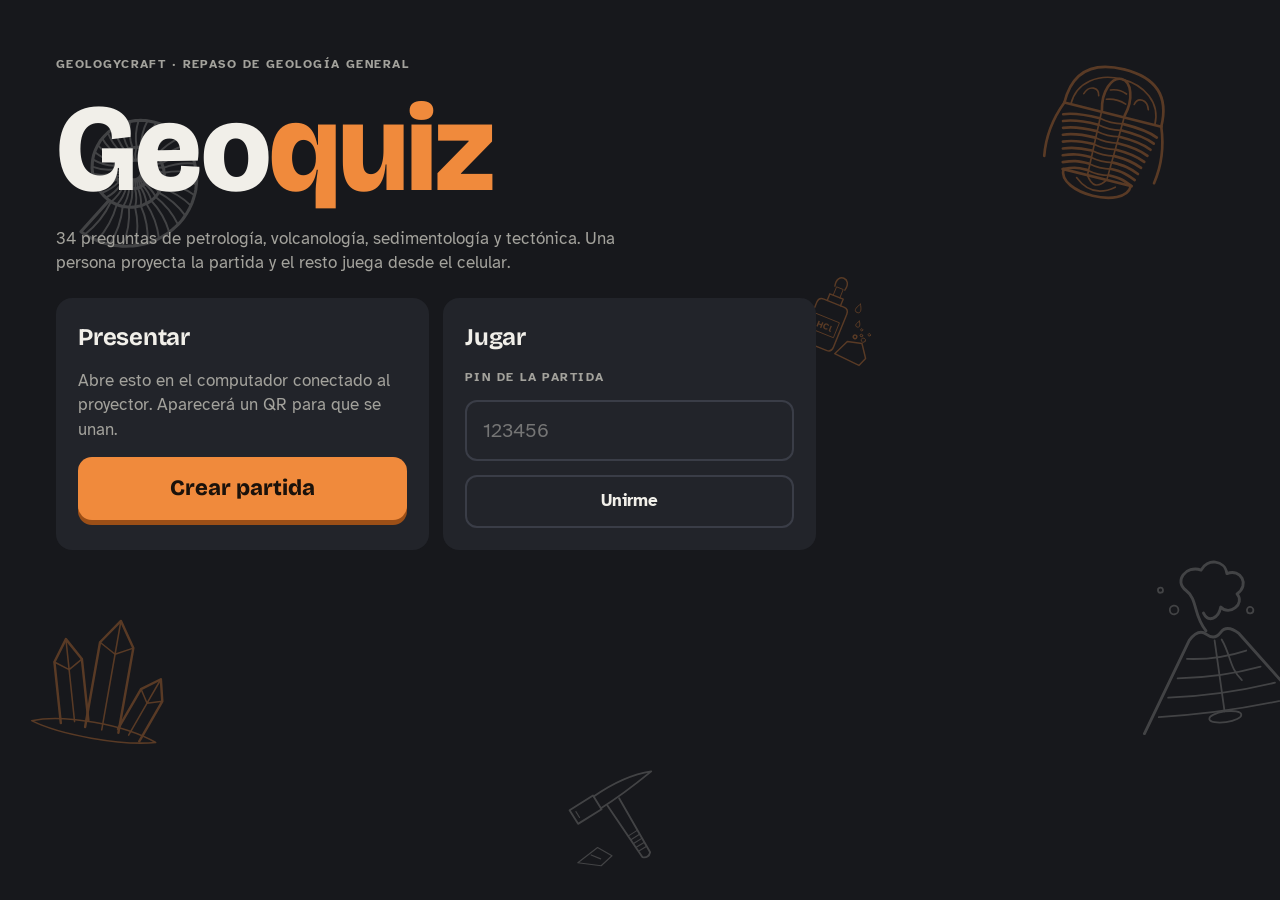
<file: geoquiz/index.html>
<!doctype html>
<html lang="es">
<head>
<meta charset="utf-8">
<meta name="viewport" content="width=device-width,initial-scale=1,viewport-fit=cover">
<title>Geoquiz · GeologyCraft</title>
<meta name="description" content="Quiz de geología en vivo: el presentador proyecta, los jugadores responden desde el celular.">
<meta name="theme-color" content="#17181c">
<link rel="preconnect" href="https://fonts.googleapis.com">
<link rel="preconnect" href="https://fonts.gstatic.com" crossorigin>
<link rel="stylesheet" href="https://fonts.googleapis.com/css2?family=Bricolage+Grotesque:opsz,wght@12..96,600;12..96,800&family=Atkinson+Hyperlegible:wght@400;700&display=swap">
<link rel="stylesheet" href="app.css?v=17">
</head>
<body>
<main class="wrap" id="app">
  <p class="muted">Cargando…</p>
</main>
<noscript><p class="wrap">El Geoquiz necesita JavaScript activado.</p></noscript>
<script src="vendor/firebase-app-compat.js"></script>
<script src="vendor/firebase-auth-compat.js"></script>
<script src="vendor/firebase-database-compat.js"></script>
<script src="firebase-config.js?v=17"></script>
<script src="vendor/qrcode.js"></script>
<script src="music.js?v=17"></script>
<script src="ilustraciones.js?v=17"></script>
<script src="avatares.js?v=17"></script>
<script src="preguntas.js?v=17"></script>
<script src="app.js?v=17"></script>
</body>
</html>
</file>
<file: geoquiz/app.css>
/* Geoquiz — fondo volcánico oscuro, cuatro colores minerales para las alternativas */
:root{
  --bg:#17181c; --bg2:#22242a; --bg3:#2c2f37; --line:#3a3d47; --fg:#f1efe9; --mute:#a3a29c;
  --magma:#d9482b; --basalt:#3a6fb0; --azufre:#d8a91c; --olivino:#4f9a4a;
  --ok:#3fbf6a; --bad:#e2533a; --accent:#f08a3c; --accent-dk:#9c4f17;
  --display:"Bricolage Grotesque","Arial Black",system-ui,sans-serif;
  --body:"Atkinson Hyperlegible",system-ui,-apple-system,"Segoe UI",sans-serif;
  color-scheme:dark;
}
*{box-sizing:border-box}
html,body{height:100%;margin:0}
body{background:var(--bg);color:var(--fg);font-family:var(--body);font-size:17px;line-height:1.45;-webkit-tap-highlight-color:transparent}
.wrap{min-height:100%;display:flex;flex-direction:column;gap:20px;max-width:1200px;margin:0 auto;
  padding-block:max(20px,env(safe-area-inset-top,0px)) max(24px,env(safe-area-inset-bottom,0px));
  padding-left:max(16px,env(safe-area-inset-left,0px));padding-right:max(16px,env(safe-area-inset-right,0px))}
h1,h2,h3{font-family:var(--display);margin:0;text-wrap:balance;letter-spacing:-.01em}
p{margin:0}
.muted{color:var(--mute)}
.label{font-size:12px;text-transform:uppercase;letter-spacing:.12em;color:var(--mute);font-weight:700}
button,input{font:inherit;color:inherit}
button{cursor:pointer}
button:disabled{cursor:not-allowed;opacity:.45}
:focus-visible{outline:3px solid var(--fg);outline-offset:3px}

/* botones */
.go{background:var(--accent);color:#1b120b;border:0;border-radius:14px;padding:16px 32px;font-family:var(--display);font-weight:800;font-size:22px;box-shadow:0 5px 0 var(--accent-dk)}
.go:not(:disabled):active{transform:translateY(3px);box-shadow:0 2px 0 var(--accent-dk)}
.ghost{background:transparent;border:2px solid var(--line);border-radius:12px;padding:12px 22px;font-weight:700}
.chip{background:var(--bg2);border:2px solid var(--line);border-radius:999px;padding:9px 16px;font-weight:700}
.chip[aria-pressed="true"]{border-color:var(--accent);background:color-mix(in srgb,var(--accent) 20%,var(--bg2))}
.chip small{color:var(--mute);font-weight:400;margin-left:6px}
.row{display:flex;gap:12px;flex-wrap:wrap;align-items:center}
input[type=text],input[type=tel]{background:var(--bg2);border:2px solid var(--line);border-radius:12px;padding:14px 16px;font-size:20px;width:100%}
input:focus{border-color:var(--accent);outline:none}

/* portada */
.hero{display:grid;gap:22px;margin-top:4vh;max-width:760px}
.hero h1{font-size:clamp(56px,13vw,124px);font-weight:800;line-height:.88}
.hero h1 span{color:var(--accent)}
.hero p{max-width:56ch}
.paths{display:grid;grid-template-columns:repeat(auto-fit,minmax(260px,1fr));gap:14px}
.path{background:var(--bg2);border-radius:16px;padding:22px;display:grid;gap:14px;align-content:start}
.path h2{font-size:24px}

/* lobby del presentador */
.lobby{display:grid;grid-template-columns:minmax(0,auto) minmax(0,1fr);gap:32px;align-items:start}
@media (max-width:820px){.lobby{grid-template-columns:1fr}}
.qrbox{background:#fff;border-radius:18px;padding:18px;display:grid;place-items:center;width:min(380px,100%)}
.qrbox img,.qrbox svg{width:100%;height:auto;display:block;image-rendering:pixelated}
.pin{font-family:var(--display);font-weight:800;font-size:clamp(56px,9vw,104px);line-height:1;letter-spacing:.06em;font-variant-numeric:tabular-nums}
.url{font-size:20px;word-break:break-all}
.url b{color:var(--accent)}
.players{display:flex;flex-wrap:wrap;gap:8px}
.players > span,.players .pl{background:var(--bg3);border:0;border-radius:999px;padding:7px 14px;font-weight:700;font-size:17px;color:var(--fg);animation:pop .25s ease-out}
.players .pl{cursor:pointer;transition:background .15s}
.players .pl:hover{background:color-mix(in srgb,var(--bad) 35%,var(--bg3))}
.players > .off{opacity:.4}
.players .pl.arm,.brow.arm{background:var(--bad);color:#fff;opacity:1}
.hint{text-transform:none;letter-spacing:0;font-weight:400}
@keyframes pop{from{transform:scale(.7);opacity:0}}
.setup{display:grid;gap:12px;background:var(--bg2);border-radius:16px;padding:18px}

/* pregunta (presentador) */
.hud{display:flex;justify-content:space-between;align-items:center;gap:12px;flex-wrap:wrap;font-variant-numeric:tabular-nums}
.pill{background:var(--bg2);border-radius:999px;padding:6px 14px;font-weight:700;font-size:15px}
.lvl-facil{color:var(--ok)} .lvl-intermedia{color:var(--azufre)} .lvl-dificil{color:var(--magma)}
.qcard{background:var(--fg);color:#17181c;border-radius:18px;padding:26px 28px;display:flex;gap:20px;align-items:center}
.qcard h2{font-size:clamp(22px,3.6vw,40px);font-weight:600;line-height:1.18;flex:1;min-width:0}
.clock{flex:none;width:92px;height:92px;border-radius:50%;display:grid;place-items:center;font-family:var(--display);font-weight:800;font-size:40px;background:#17181c;color:var(--fg);font-variant-numeric:tabular-nums}
.clock.low{background:var(--bad)}
.counter{text-align:center;font-family:var(--display);font-weight:800;font-size:40px;line-height:1;font-variant-numeric:tabular-nums}
.counter small{display:block;font-family:var(--body);font-size:13px;font-weight:700;color:var(--mute);text-transform:uppercase;letter-spacing:.1em;margin-top:4px}
.bar{height:8px;background:var(--bg2);border-radius:8px;overflow:hidden}
.bar i{display:block;height:100%;background:var(--accent);width:100%}
.grid{display:grid;grid-template-columns:1fr 1fr;gap:12px}
@media (max-width:640px){.grid{grid-template-columns:1fr}}
.ans{border:0;border-radius:14px;padding:18px;text-align:left;display:flex;gap:14px;align-items:center;font-size:clamp(17px,2vw,24px);font-weight:700;color:#fff;min-height:90px;box-shadow:0 5px 0 rgba(0,0,0,.35);position:relative;overflow:hidden}
.ans .mk{flex:none;width:44px;height:44px;border-radius:10px;background:rgba(0,0,0,.22);display:grid;place-items:center;font-family:var(--display);font-weight:800;font-size:22px}
.ans .t{min-width:0;position:relative}
.ans .n{margin-left:auto;font-family:var(--display);font-weight:800;font-size:28px;position:relative;font-variant-numeric:tabular-nums}
.ans .fill{position:absolute;inset:0 auto 0 0;width:var(--w,0);background:rgba(0,0,0,.2)}
.a0{background:var(--magma)} .a1{background:var(--basalt)} .a2{background:var(--azufre);color:#24190a} .a3{background:var(--olivino)}
.ans.dim{opacity:.28}
.ans.right{outline:5px solid var(--fg);outline-offset:-5px}
.explain{background:var(--bg2);border-radius:14px;padding:18px 22px;box-shadow:inset 6px 0 0 var(--ok);font-size:19px}
.foot{display:flex;justify-content:flex-end;gap:12px;flex-wrap:wrap;margin-top:auto}

/* ranking */
.board{display:grid;gap:10px;max-width:760px;width:100%;margin:0 auto}
.board h2{font-size:clamp(32px,5vw,56px);text-align:center;margin-bottom:8px}
.brow{display:flex;align-items:center;gap:16px;background:var(--bg2);border-radius:14px;padding:14px 20px;font-size:22px;font-weight:700;font-variant-numeric:tabular-nums}
.brow .pos{font-family:var(--display);font-weight:800;width:36px;color:var(--mute)}
.brow .nm{flex:1;min-width:0;overflow:hidden;text-overflow:ellipsis;white-space:nowrap}
.brow.top{background:var(--bg3)}
.brows .brow{cursor:pointer}
.brow.top .pos{color:var(--accent)}
.podium{display:flex;justify-content:center;align-items:flex-end;gap:14px;margin-top:20px}
.podium > div{flex:1;max-width:220px;display:flex;flex-direction:column;align-items:center;gap:8px;min-width:0}
.podium .nm{font-weight:700;font-size:20px;text-align:center;word-break:break-word}
.podium .sc{color:var(--mute);font-variant-numeric:tabular-nums}
.podium .step{width:100%;border-radius:12px 12px 0 0;display:grid;place-items:center;font-family:var(--display);font-weight:800;font-size:44px;color:#1b120b}
.p1 .step{height:200px;background:var(--azufre)} .p2 .step{height:150px;background:#c9ccd3} .p3 .step{height:110px;background:#c47a45}

/* animación de pregunta */
.stage{display:flex;flex-direction:column;gap:20px;flex:1}
.stage .qcard{transition:transform .5s cubic-bezier(.2,.8,.2,1);animation:drop .5s cubic-bezier(.2,.8,.2,1) both}
.stage.intro .qcard{transform:scale(1.04)}
.stage .clock{transition:opacity .3s}
.stage.intro .clock,.stage.intro #skip,.stage.intro .counter{opacity:0}
.stage .grid .ans{transition:opacity .35s ease-out,transform .45s cubic-bezier(.2,.9,.3,1.3);transition-delay:var(--d,0ms)}
.stage.intro .grid .ans{opacity:0;transform:translateY(22px) scale(.96)}
.counter.bump{animation:bump .35s ease-out}
@keyframes drop{from{opacity:0;transform:translateY(-18px)}}
@keyframes bump{40%{transform:scale(1.25);color:var(--accent)}}

/* revelación */
.reveal .ans.wrong{animation:fadeWrong .6s ease-out .25s both}
.reveal .ans.right{animation:pulse .7s ease-out .25s both}
.reveal .fill{animation:grow 1s cubic-bezier(.2,.8,.2,1) .45s both}
.reveal .explain{animation:drop .5s ease-out .7s both}
@keyframes fadeWrong{to{opacity:.3}}
@keyframes pulse{0%{transform:scale(1)}40%{transform:scale(1.035)}100%{transform:scale(1)}}
@keyframes grow{from{width:0}}

/* avance automático */
.autoctl{display:grid;gap:10px;margin-top:auto}
.autotrack{height:4px;background:var(--bg2);border-radius:4px;overflow:hidden}
.autotrack i{display:block;height:100%;width:0;background:var(--mute)}
.check{display:flex;gap:8px;align-items:center;color:var(--mute);cursor:pointer}
select{background:var(--bg3);color:var(--fg);border:1px solid var(--line);border-radius:8px;padding:5px 8px;font:inherit;margin-left:6px}

/* ranking animado */
.btitle{animation:drop .5s ease-out both}
.brows{position:relative}
.brows .brow{position:absolute;left:0;right:0;height:64px;transition:transform .95s cubic-bezier(.25,.9,.25,1),opacity .5s ease-out}
.brow .sc{font-variant-numeric:tabular-nums;min-width:90px;text-align:right}
.brow .gain{font-size:15px;color:var(--ok);opacity:0}
.brow.moved .gain{animation:gain 1.4s ease-out .2s both}
.brow .streak{font-size:16px}
.brow.static{animation:drop .4s ease-out 3.6s both}
@keyframes gain{0%{opacity:0;transform:translateY(8px)}25%{opacity:1;transform:none}100%{opacity:1}}
.podium .step{animation:rise .9s cubic-bezier(.2,.9,.3,1.15) var(--d) both;transform-origin:bottom}
.podium .nm,.podium .sc{animation:drop .5s ease-out calc(var(--d) + .7s) both}
@keyframes rise{from{transform:scaleY(0)}}
.confetti{position:fixed;inset:0;width:100%;height:100%;pointer-events:none;z-index:10}

/* jugador */
.player{max-width:560px;width:100%;margin:0 auto;flex:1;display:flex;flex-direction:column;gap:16px}
.center{flex:1;display:flex;flex-direction:column;justify-content:center;align-items:center;text-align:center;gap:14px}
.big{font-family:var(--display);font-weight:800;font-size:clamp(40px,12vw,72px);line-height:1}
.pgrid{display:grid;grid-template-columns:1fr 1fr;gap:10px;flex:1}
.pgrid .ans{flex-direction:column;align-items:flex-start;justify-content:space-between;min-height:140px;font-size:16px}
.result{border-radius:20px;padding:30px 20px}
.result.ok{background:var(--ok);color:#0d2416}
.result.bad{background:var(--bad);color:#2a0d07}
.spin{width:44px;height:44px;border-radius:50%;border:5px solid var(--bg3);border-top-color:var(--accent);animation:sp 1s linear infinite}
@keyframes sp{to{transform:rotate(360deg)}}
.err{color:var(--bad);font-weight:700}
.pop{animation:popin .45s cubic-bezier(.2,.9,.3,1.4) both}
@keyframes popin{from{opacity:0;transform:scale(.6)}}
.count{font-family:var(--display);font-weight:800;font-size:120px;line-height:1;color:var(--accent)}
.qtext{font-size:22px;font-weight:700;max-width:30ch}
.qsmall{font-weight:700;margin:0}
.pgrid .ans{animation:popin .35s cubic-bezier(.2,.9,.3,1.3) var(--d,0ms) both}
.pgrid .ans.chosen{transform:scale(1.03)}
.pgrid .ans.dim{opacity:.25}
.sentmark{width:96px;height:96px;border-radius:22px;display:grid;place-items:center;font-family:var(--display);font-weight:800;font-size:48px;color:#fff}
.up{color:var(--ok);font-weight:700;font-size:20px}
.down{color:var(--bad);font-weight:700;font-size:20px}
@media (prefers-reduced-motion:reduce){*{animation:none!important;transition:none!important}}

/* botón de música */
.snd{position:fixed;right:calc(14px + env(safe-area-inset-right,0px));bottom:calc(14px + env(safe-area-inset-bottom,0px));z-index:20;background:var(--bg2);border:2px solid var(--line);border-radius:999px;padding:8px 14px;font-weight:700;font-size:14px;color:var(--fg);opacity:.75}
.snd:hover{opacity:1}
.snd[aria-pressed="false"]{color:var(--mute)}
body.hosting .wrap{padding-bottom:max(72px,env(safe-area-inset-bottom,0px))}

/* ilustraciones de líneas */
.ilus{display:block;width:100%;height:auto;overflow:visible}
.ilus .th{stroke-width:1}
.ilt{fill:currentColor;stroke:none;font-family:var(--body);font-weight:700}
.wrap{position:relative;z-index:1}
#deco{position:fixed;inset:0;z-index:0;pointer-events:none;overflow:hidden}
.deco-it{position:absolute;color:var(--fg);opacity:.2;max-width:240px;min-width:84px}
.deco-it:nth-child(2n){color:var(--accent);opacity:.3}
.bgart{position:fixed;z-index:0;pointer-events:none;left:-3vw;bottom:-8vh;width:min(36vw,440px);color:var(--accent);opacity:.26;transform:rotate(-8deg)}
.bgart.still{opacity:.18}
.bgart .ilus [pathLength]{stroke-dasharray:1;stroke-dashoffset:1;animation:draw 2.4s cubic-bezier(.4,0,.2,1) forwards}
.bgart.still .ilus [pathLength]{animation:none;stroke-dashoffset:0}
.bgart .ilt{opacity:0;animation:fadein .6s ease-out 1.6s forwards}
.bgart.still .ilt{opacity:1;animation:none}
@keyframes draw{to{stroke-dashoffset:0}}
@keyframes fadein{to{opacity:1}}
.pill-art{width:120px;color:var(--accent)}
.pill-art .ilus [pathLength]{stroke-dasharray:1;stroke-dashoffset:1;animation:draw 2s ease-out forwards}
.pill-art .ilt{opacity:0;animation:fadein .5s ease-out 1.4s forwards}
@media (max-width:640px){.deco-it{opacity:.16}.deco-it:nth-child(2n){opacity:.24}.bgart{width:70vw;opacity:.2}}
@media (prefers-reduced-motion:reduce){.bgart .ilus [pathLength],.pill-art .ilus [pathLength]{stroke-dashoffset:0}.bgart .ilt,.pill-art .ilt{opacity:1}}
.qart{flex:none;width:clamp(56px,7vw,96px);color:#17181c;align-self:center}
.qart .ilus{stroke-width:2}
.qart .ilus [pathLength]{stroke-dasharray:1;stroke-dashoffset:1;animation:draw 1.8s cubic-bezier(.4,0,.2,1) .2s forwards}
.qart .ilt{opacity:0;animation:fadein .5s ease-out 1.4s forwards}
.qart.still .ilus [pathLength]{animation:none;stroke-dashoffset:0}
.qart.still .ilt{opacity:1;animation:none}
@media (max-width:640px){.qart{width:48px}}
@media (prefers-reduced-motion:reduce){.qart .ilus [pathLength]{stroke-dashoffset:0}.qart .ilt{opacity:1}}

/* presentador en pantallas chicas (celular) */
@media (max-width:640px){
  .qcard{padding:16px 18px;gap:12px;align-items:flex-start}
  .qcard h2{font-size:20px;line-height:1.25}
  .clock{width:56px;height:56px;font-size:24px}
  .stage .grid .ans,.reveal .grid .ans{min-height:64px;padding:12px 14px;font-size:16px}
  .ans .mk{width:34px;height:34px;font-size:17px}
  .ans .n{font-size:22px}
  .counter{font-size:30px}
  .explain{font-size:16px;padding:14px 16px}
  .pin{font-size:64px}
  .snd{position:static;display:block;margin:4px auto calc(16px + env(safe-area-inset-bottom,0px));opacity:.9}
  body.hosting .wrap{padding-bottom:16px}
}
.qsmall-art{width:64px;color:var(--accent);margin:0 auto}
.qsmall-art .ilus [pathLength]{stroke-dasharray:1;stroke-dashoffset:1;animation:draw 1.6s ease-out forwards}
.qsmall-art .ilt{opacity:0;animation:fadein .5s ease-out 1.2s forwards}
.res-art{width:110px;color:var(--fg);opacity:.85;margin:0 auto}
@media (prefers-reduced-motion:reduce){.qsmall-art .ilus [pathLength]{stroke-dashoffset:0}.qsmall-art .ilt{opacity:1}}

/* emblemas de jugador */
.emb{display:inline-block;flex:none;width:34px;height:34px;color:var(--accent);vertical-align:middle}
.emb svg{width:100%;height:100%;display:block}
.emb .ilus{stroke-width:2.4}
.emb .ilus .th{stroke-width:1.6}
.emb .ilt{display:none}
.players .pl{display:inline-flex;align-items:center;gap:8px}
.players .pl{padding-left:5px}
.players .pl .emb{width:30px;height:30px}
.players .pl.arm .emb{color:#fff}
.brow .emb{width:44px;height:44px}
.podium .emb.big{width:64px;height:64px;animation:drop .5s ease-out calc(var(--d) + .7s) both}
.embgrid{display:grid;grid-template-columns:repeat(3,1fr);gap:8px}
.embopt{background:var(--bg2);border:2px solid var(--line);border-radius:12px;padding:8px 6px;display:flex;flex-direction:column;align-items:center;gap:4px;color:var(--mute);font-size:12px;font-weight:700;line-height:1.15;text-align:center;min-height:92px}
.embopt .ilus,.embopt .avatar{width:56px;height:56px;color:var(--fg)}
.embopt .ilt{display:none}
.embopt[aria-checked="true"]{border-color:var(--accent);background:color-mix(in srgb,var(--accent) 18%,var(--bg2));color:var(--fg)}
.embopt[aria-checked="true"] .ilus{color:var(--accent)}
.me-emb{width:120px;color:var(--accent)}
.me-emb svg{width:100%;height:auto;display:block}
.me-emb.small{width:72px}
.me-emb .ilt{display:none}

/* podio con escenario */
.podscene{position:fixed;inset:0;z-index:0;pointer-events:none}
.podscene .scene-svg{width:100%;height:100%;display:block}
.podwrap{position:relative;z-index:1;display:flex;flex-direction:column;align-items:center;gap:14px;flex:1;width:100%}
.podtitle{text-align:center;font-size:clamp(36px,5.4vw,64px);font-weight:800;color:#fff;text-shadow:0 4px 0 rgba(0,0,0,.25);animation:drop .5s ease-out both}
.podtitle small{display:block;font-size:.32em;letter-spacing:.2em;text-transform:uppercase;color:#ffd9a8;font-family:var(--body)}
.podium3{display:flex;align-items:flex-end;justify-content:center;gap:clamp(8px,1.6vw,22px);width:min(860px,100%);margin-top:auto}
.podium3 .col{flex:1;max-width:260px;display:flex;flex-direction:column;align-items:center;min-width:0}
.hero-av{width:min(70%,24vh,160px);margin-bottom:-14px;position:relative;z-index:2;animation:avIn .7s cubic-bezier(.2,.9,.3,1.4) calc(var(--d) + .7s) both, bob 2.6s ease-in-out calc(var(--d) + 1.6s) infinite}
.hero-av svg{width:100%;height:auto;display:block;filter:drop-shadow(0 6px 0 rgba(0,0,0,.25))}
.p1 .hero-av{width:min(80%,28vh,190px)}
@keyframes avIn{from{opacity:0;transform:translateY(60px) scale(.6)}}
@keyframes bob{50%{transform:translateY(-8px)}}
.block{width:100%;border:3px solid #2a2233;border-bottom:0;border-radius:18px 18px 0 0;display:flex;flex-direction:column;align-items:center;gap:2px;padding-top:14px;color:#fff;position:relative;overflow:hidden;
  background:repeating-linear-gradient(176deg,var(--b1) 0 26px,var(--b2) 26px 40px,var(--b3) 40px 58px);transform-origin:bottom;animation:rise .9s cubic-bezier(.2,.9,.3,1.15) var(--d) both;box-shadow:inset 0 10px 0 rgba(255,255,255,.18)}
.block::before{content:"";position:absolute;inset:0 0 auto 0;height:16px;background:var(--cap);border-bottom:3px solid #2a2233}
.p1 .block{height:clamp(195px,31vh,300px);--b1:#b87a4b;--b2:#d49a64;--b3:#a2683e;--cap:#ffd23f;--g1:#ffd23f;--g2:#ffe680}
.p2 .block{height:clamp(160px,24vh,230px);--b1:#8b7d96;--b2:#a597b0;--b3:#776a82;--cap:#dfe4ee;--g1:#d7dde8;--g2:#f1f4f9}
.p3 .block{height:clamp(132px,18vh,175px);--b1:#9a5b3c;--b2:#b5714c;--b3:#864c30;--cap:#e08a4f;--g1:#e08a4f;--g2:#f4ad7c}
.block .gem{flex:none;width:clamp(40px,4.6vw,56px);margin:4px 0 2px;position:relative;z-index:1;filter:drop-shadow(0 3px 0 rgba(0,0,0,.25))}
.block .nm{flex:none;font-family:var(--display);font-weight:800;font-size:clamp(16px,2.2vw,28px);text-shadow:0 2px 0 rgba(0,0,0,.35);max-width:92%;overflow:hidden;text-overflow:ellipsis;white-space:nowrap;position:relative}
.block .sc{flex:none;font-weight:700;font-variant-numeric:tabular-nums;opacity:.9;text-shadow:0 2px 0 rgba(0,0,0,.35);position:relative}
.podium3 .empty{visibility:hidden}
.rest{display:grid;grid-template-columns:repeat(auto-fit,minmax(230px,1fr));gap:8px;width:min(860px,100%)}
.rest .brow{padding:8px 14px;font-size:18px;gap:10px}
.rest .brow .emb{width:32px;height:32px}
.rest .brow .pos{width:24px}
.rest .brow{background:rgba(23,24,28,.72);backdrop-filter:blur(4px)}
.podfoot{position:relative;z-index:1}

/* paso 1: configuración */
.setup-step{display:grid;gap:20px;max-width:760px;width:100%;margin:6vh auto 0}
.setup-title{font-size:clamp(36px,5vw,60px);font-weight:800}
.setup-step .setup{padding:22px}
.linkbtn{background:none;border:0;color:var(--accent);font-weight:700;text-decoration:underline;padding:0 0 0 6px;cursor:pointer}

/* paso 2: sala con QR al centro y jugadores en anillo */
.room{display:flex;flex-direction:column;gap:10px;flex:1;min-height:calc(100vh - 48px)}
.room-top{display:flex;justify-content:space-between;gap:10px;flex-wrap:wrap}
.ring{position:relative;flex:1;min-height:560px}
.room-center{display:flex;flex-direction:column;align-items:center;gap:6px;text-align:center}
.ring.is-ring .room-center{position:absolute;left:50%;top:50%;transform:translate(-50%,-50%);z-index:1}
.room-center .qrbox{width:min(32vh,300px);padding:14px}
.room-center .url{font-size:18px;color:var(--mute);margin-top:6px}
.room-center .pin{font-size:clamp(56px,8vw,96px)}
.waiting{animation:breathe 2s ease-in-out infinite}
@keyframes breathe{50%{opacity:.4}}
.ring-players{display:flex;flex-wrap:wrap;justify-content:center;gap:10px;margin-top:18px}
.ring.is-ring .ring-players{position:absolute;inset:0;margin:0;pointer-events:none}
.rp{display:flex;flex-direction:column;align-items:center;gap:4px;background:none;border:0;color:var(--fg);font-weight:700;font-size:15px;padding:4px;border-radius:14px;cursor:pointer;width:96px;animation:popin .45s cubic-bezier(.2,.9,.3,1.4) both;transition:left .5s ease,top .5s ease}
.ring.is-ring .rp{position:absolute;transform:translate(-50%,-50%);pointer-events:auto}
.rp-av{width:58px;height:58px;display:block;filter:drop-shadow(0 4px 0 rgba(0,0,0,.3))}
.rp-av svg{width:100%;height:100%;display:block}
.rp .nm{max-width:96px;overflow:hidden;text-overflow:ellipsis;white-space:nowrap;text-shadow:0 2px 0 rgba(0,0,0,.4)}
.rp:hover .rp-av{transform:scale(1.06)}
.rp.off{opacity:.4}
.rp.arm .nm{color:var(--bad);white-space:normal;font-size:13px}
.rp.arm .rp-av{outline:3px solid var(--bad);border-radius:16px}
.room-foot{display:flex;justify-content:space-between;align-items:center;gap:12px;flex-wrap:wrap}
@media (max-width:760px){.ring{min-height:0}.room{min-height:0}}
</file>
